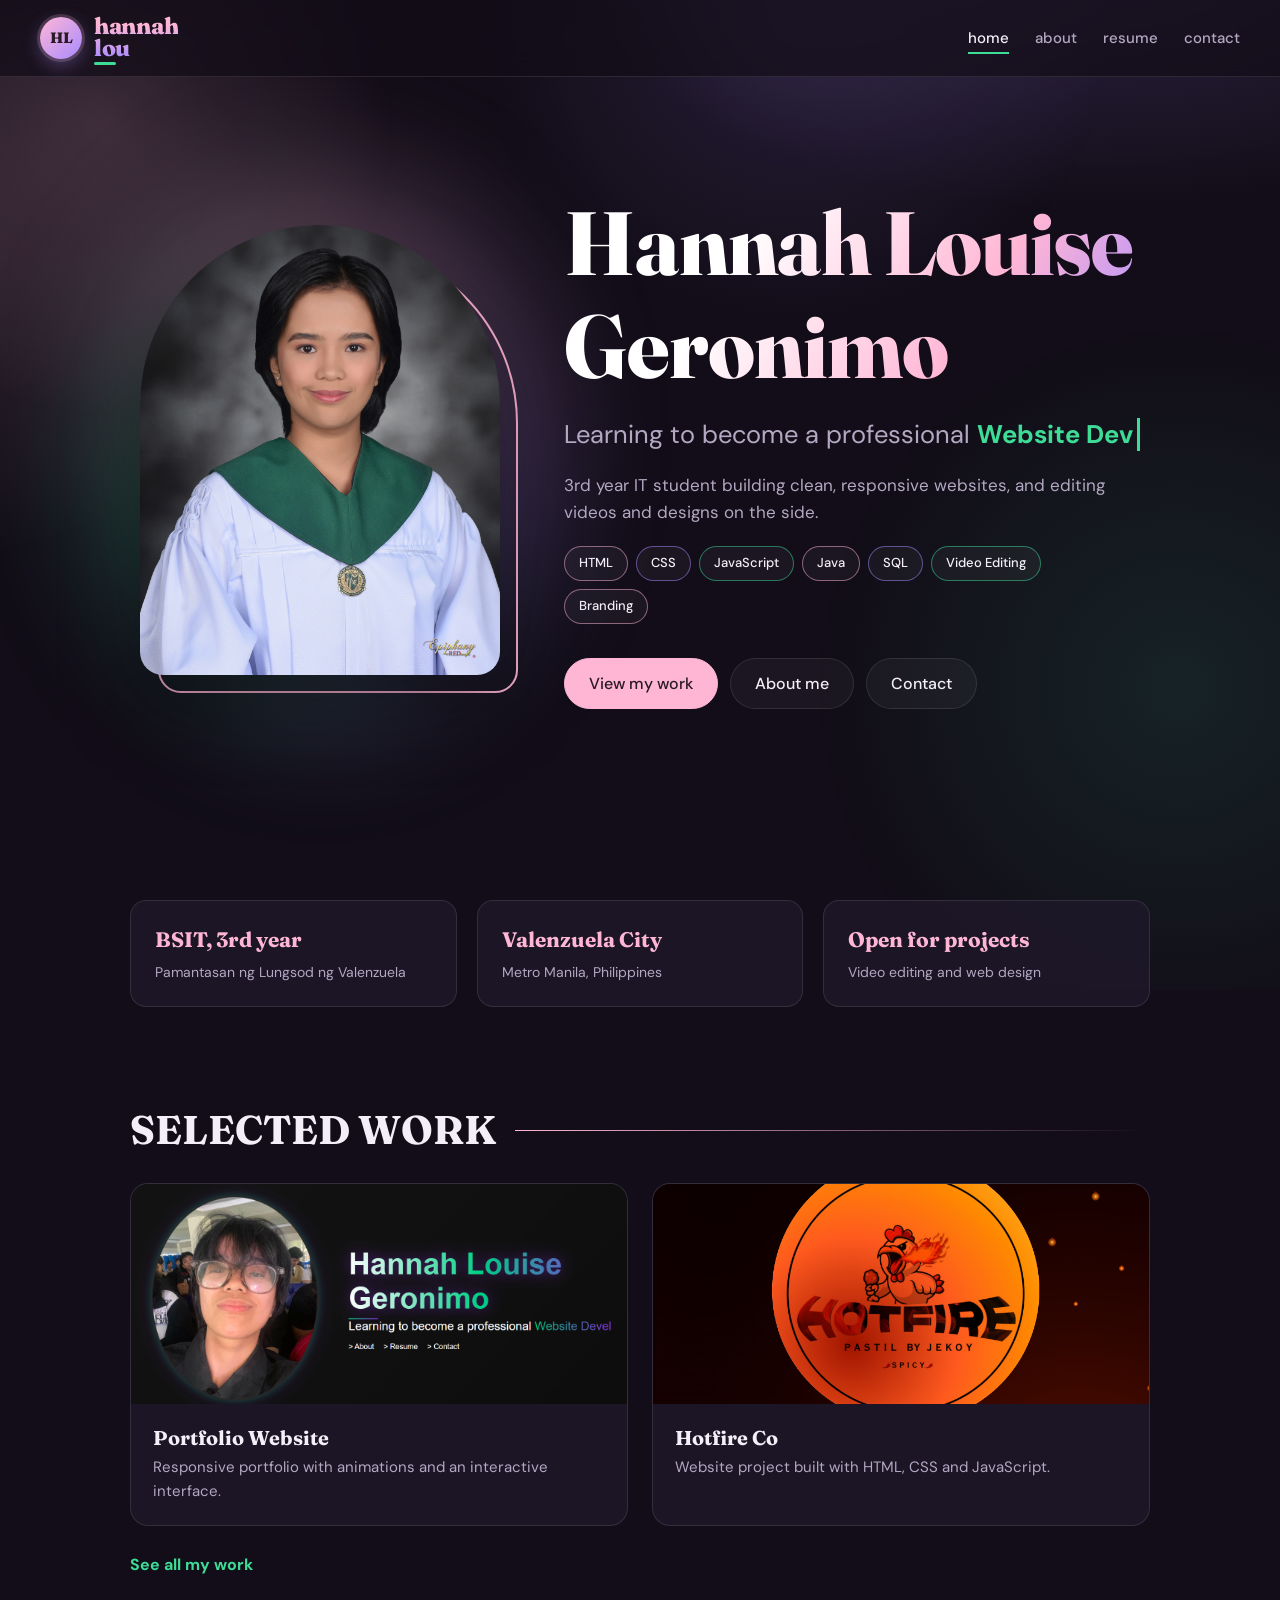
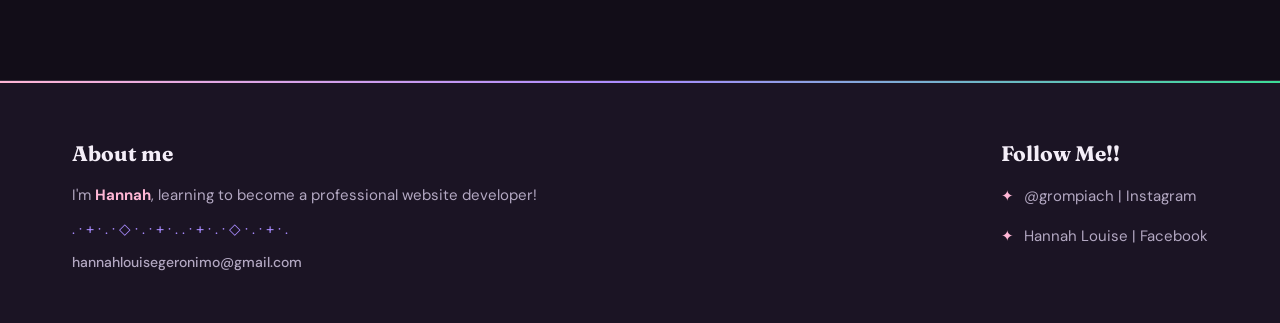
<file: index.html>
<!DOCTYPE html>
<html lang="en">
<head>
<meta charset="UTF-8">
<meta name="viewport" content="width=device-width, initial-scale=1, minimum-scale=1">
<title>Hannah Louise Geronimo | Portfolio</title>
<meta name="description" content="Portfolio of Hannah Louise Geronimo, IT student learning website development, video editing and design.">
<link rel="icon" type="image/png" href="final logo.png">
<link rel="stylesheet" href="style.css?v=3">
</head>
<body>

<header class="navbar">
  <div class="logo">hannah<br>lou</div>
  <nav>
    <a href="index.html" class="active">home</a>
    <a href="about.html">about</a>
    <a href="resume.html">resume</a>
    <a href="contact.html">contact</a>
  </nav>
</header>

<div class="container">
  <div class="image-section">
    <img src="geronimo.jpg" alt="Hannah Louise Geronimo">
  </div>

  <div class="text-section">
    <h1>Hannah Louise <br>Geronimo</h1>
    <p class="subtitle">Learning to become a professional <span>Website Developer</span></p>
    <p class="hero-intro">
      3rd year IT student building clean, responsive websites, and editing videos and designs on the side.
    </p>

    <div class="chips">
      <span>HTML</span><span>CSS</span><span>JavaScript</span><span>Java</span>
      <span>SQL</span><span>Video Editing</span><span>Branding</span>
    </div>

    <div class="nav-links">
      <a href="resume.html#works">View my work</a>
      <a href="about.html">About me</a>
      <a href="contact.html">Contact</a>
    </div>
  </div>
</div>

<section class="facts">
  <div class="fact"><strong>BSIT, 3rd year</strong><span>Pamantasan ng Lungsod ng Valenzuela</span></div>
  <div class="fact"><strong>Valenzuela City</strong><span>Metro Manila, Philippines</span></div>
  <div class="fact"><strong>Open for projects</strong><span>Video editing and web design</span></div>
</section>

<section class="home-works">
  <h2>SELECTED WORK</h2>
  <div class="home-grid">
    <a class="home-card" href="https://hotfireco.online/geronimo/" target="_blank" rel="noopener">
      <img src="polio.png" alt="Portfolio Website">
      <div>
        <h3>Portfolio Website</h3>
        <p>Responsive portfolio with animations and an interactive interface.</p>
      </div>
    </a>
    <a class="home-card" href="https://hotfireco.online" target="_blank" rel="noopener">
      <img src="hotfire.png" alt="Hotfire Co">
      <div>
        <h3>Hotfire Co</h3>
        <p>Website project built with HTML, CSS and JavaScript.</p>
      </div>
    </a>
  </div>
  <a class="see-all" href="resume.html#works">See all my work</a>
</section>

<main></main>

<footer>
  <div class="particle"></div><div class="particle"></div><div class="particle"></div><div class="particle"></div>
  <div class="particle"></div><div class="particle"></div><div class="particle"></div><div class="particle"></div>
  <div class="footer-container">
    <div class="footer-section about-me">
      <h3>About me</h3>
      <p>I'm <span class="name">Hannah</span>, learning to become a professional website developer!</p>
      <p class="decorative-line">.·+·.·◇·.·+·..·+·.·◇·.·+·.</p>
      <p class="email">hannahlouisegeronimo@gmail.com</p>
    </div>
    <div class="footer-section follow-section">
      <h3>Follow Me!!</h3>
      <ul class="social-links">
        <li><a href="https://instagram.com/grompiach" target="_blank" rel="noopener">@grompiach | Instagram</a></li>
        <li><a href="https://www.facebook.com/share/17jAPRznGj/" target="_blank" rel="noopener">Hannah Louise | Facebook</a></li>
      </ul>
    </div>
  </div>
</footer>

<script>
const roleText = document.querySelector(".subtitle span");
if (roleText) {
  const words = ["Website Developer", "IT Student", "Creative Designer", "Future Programmer"];
  const mobileQuery = window.matchMedia("(max-width:768px), (hover:none)");
  let w = 0, c = 0, deleting = false, running = false;

  function type() {
    if (mobileQuery.matches) {
      roleText.textContent = "";
      running = false;
      return;
    }
    running = true;
    const word = words[w];
    roleText.textContent = word.substring(0, deleting ? c-- : c++);
    let speed = deleting ? 60 : 120;
    if (!deleting && c === word.length + 1) { speed = 1400; deleting = true; c = word.length; }
    else if (deleting && c < 0) { deleting = false; c = 0; w = (w + 1) % words.length; }
    setTimeout(type, speed);
  }

  mobileQuery.addEventListener("change", () => {
    if (mobileQuery.matches) roleText.textContent = "";
    else if (!running) { w = 0; c = 0; deleting = false; type(); }
  });

  type();
}

const topButton = document.createElement("button");
topButton.textContent = "↑";
topButton.setAttribute("aria-label", "Back to top");
topButton.className = "to-top";
document.body.appendChild(topButton);
window.addEventListener("scroll", () => {
  topButton.classList.toggle("show", window.scrollY > 300);
});
topButton.addEventListener("click", () => window.scrollTo({ top: 0, behavior: "smooth" }));
</script>
</body>
</html>
</file>
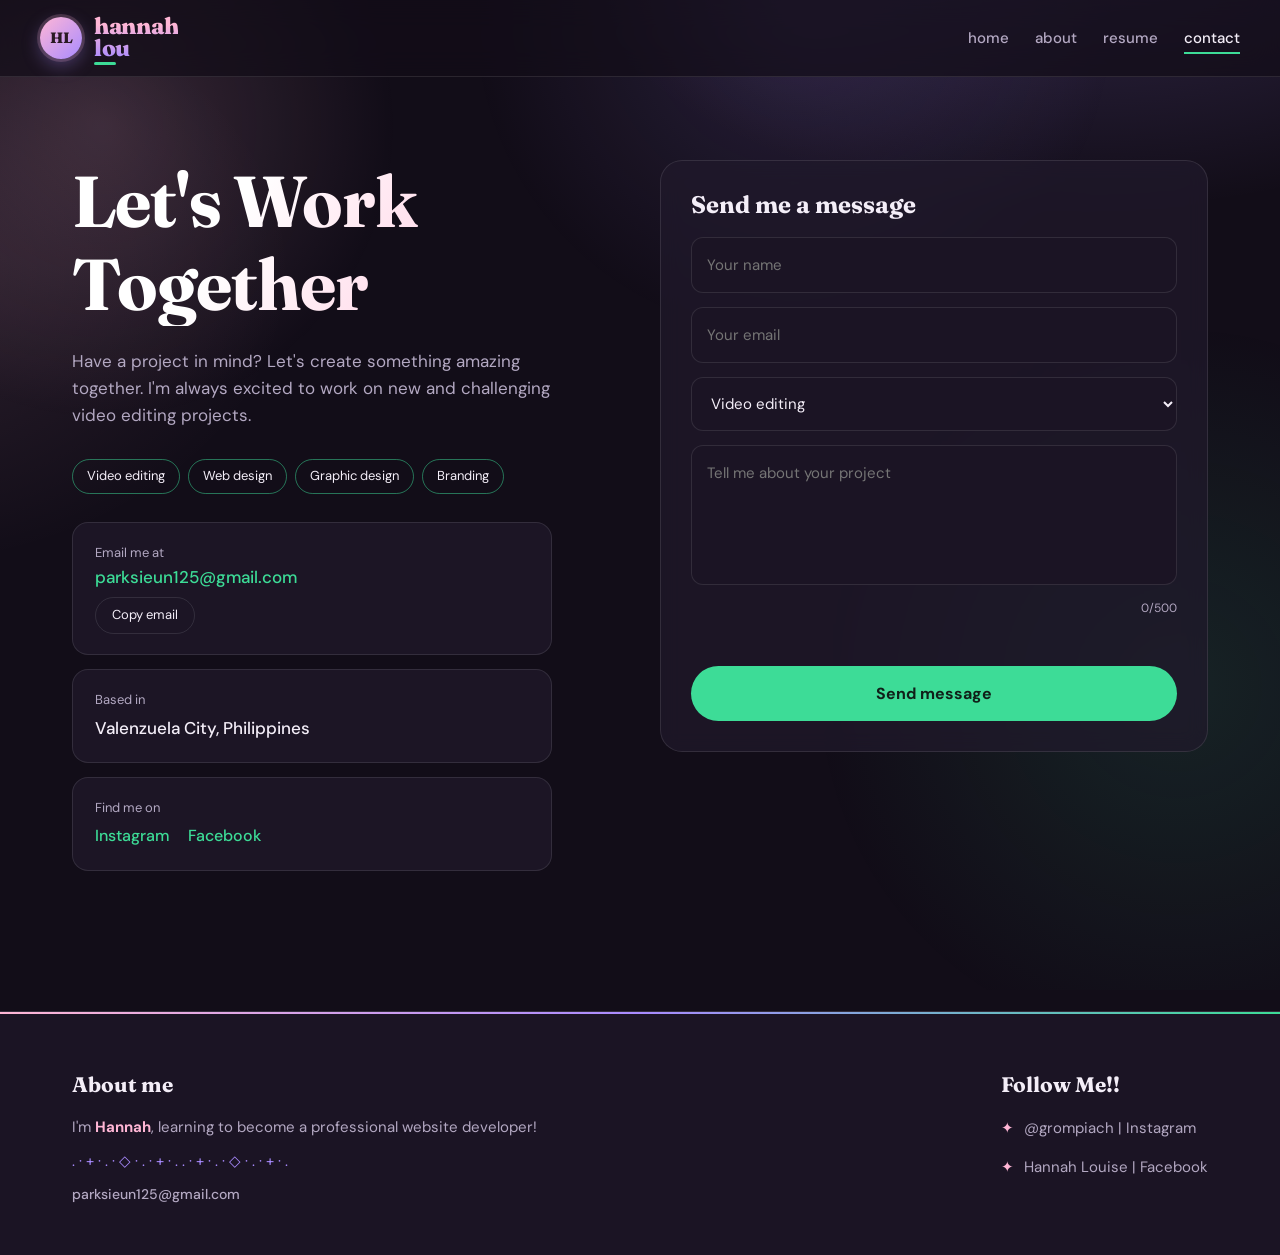
<file: contact.html>
<!DOCTYPE html>
<html lang="en">
<head>
<meta charset="UTF-8">
<meta name="viewport" content="width=device-width, initial-scale=1.0">
<title>Contact | Hannah Louise Geronimo</title>
<link rel="icon" type="image/png" href="final logo.png">
<link rel="stylesheet" href="style.css?v=3">
</head>
<body>

<header class="navbar">
  <div class="logo">hannah<br>lou</div>
  <nav>
    <a href="index.html">home</a>
    <a href="about.html">about</a>
    <a href="resume.html">resume</a>
    <a href="contact.html" class="active">contact</a>
  </nav>
</header>

<section class="contact-section">

  <div class="left">
    <h1>Let's Work<br>Together</h1>
    <p>Have a project in mind? Let's create something amazing together. I'm always excited to work on new and challenging video editing projects.</p>

    <div class="services">
      <span>Video editing</span><span>Web design</span><span>Graphic design</span><span>Branding</span>
    </div>

    <div class="contact-cards">
      <div class="c-card">
        <small>Email me at</small>
        <h2 class="email" id="mailText">parksieun125@gmail.com</h2>
        <button type="button" class="copy-btn" id="copyBtn">Copy email</button>
      </div>
      <div class="c-card">
        <small>Based in</small>
        <strong>Valenzuela City, Philippines</strong>
      </div>
      <div class="c-card">
        <small>Find me on</small>
        <div class="c-links">
          <a href="https://instagram.com/grompiach" target="_blank" rel="noopener">Instagram</a>
          <a href="https://www.facebook.com/share/17jAPRznGj/" target="_blank" rel="noopener">Facebook</a>
        </div>
      </div>
    </div>
  </div>

  <div class="right">
    <form class="contact-form" id="contactForm">
      <h3>Send me a message</h3>

      <input type="hidden" name="_subject" value="New message from your portfolio website">
      <input type="hidden" name="_template" value="table">
      <input type="text" name="_honey" style="display:none" tabindex="-1" autocomplete="off" aria-hidden="true">

      <input type="text" name="name" placeholder="Your name" autocomplete="name" required>
      <input type="email" name="email" placeholder="Your email" autocomplete="email" required>
      <select name="project_type">
        <option value="Video editing">Video editing</option>
        <option value="Web design">Web design</option>
        <option value="Graphic design">Graphic design</option>
        <option value="Other">Something else</option>
      </select>
      <textarea name="message" id="contactMessage" placeholder="Tell me about your project" maxlength="500" required></textarea>
      <div class="counter">0/500</div>

      <p class="form-status" id="formStatus" role="status"></p>
      <button type="submit" id="sendBtn">Send message</button>
    </form>
  </div>

</section>

<main></main>

<footer>
  <div class="particle"></div><div class="particle"></div><div class="particle"></div><div class="particle"></div>
  <div class="particle"></div><div class="particle"></div><div class="particle"></div><div class="particle"></div>
  <div class="footer-container">
    <div class="footer-section about-me">
      <h3>About me</h3>
      <p>I'm <span class="name">Hannah</span>, learning to become a professional website developer!</p>
      <p class="decorative-line">.·+·.·◇·.·+·..·+·.·◇·.·+·.</p>
      <p class="email">parksieun125@gmail.com</p>
    </div>
    <div class="footer-section follow-section">
      <h3>Follow Me!!</h3>
      <ul class="social-links">
        <li><a href="https://instagram.com/grompiach" target="_blank" rel="noopener">@grompiach | Instagram</a></li>
        <li><a href="https://www.facebook.com/share/17jAPRznGj/" target="_blank" rel="noopener">Hannah Louise | Facebook</a></li>
      </ul>
    </div>
  </div>
</footer>

<script>
const MY_EMAIL = "parksieun125@gmail.com";
const textarea = document.getElementById("contactMessage");
const counter = document.querySelector(".counter");

textarea.addEventListener("input", () => {
  counter.textContent = `${textarea.value.length}/500`;
});

document.getElementById("copyBtn").addEventListener("click", async (e) => {
  try {
    await navigator.clipboard.writeText(MY_EMAIL);
    e.target.textContent = "Copied!";
  } catch {
    e.target.textContent = "Press Ctrl+C to copy";
  }
  setTimeout(() => (e.target.textContent = "Copy email"), 2000);
});


const form = document.getElementById("contactForm");
const statusEl = document.getElementById("formStatus");
const sendBtn = document.getElementById("sendBtn");

function say(msg, ok) {
  statusEl.textContent = msg;
  statusEl.className = "form-status " + (ok ? "ok" : "err");
}

form.addEventListener("submit", async (e) => {
  e.preventDefault();
  sendBtn.disabled = true;
  sendBtn.textContent = "Sending...";
  try {
    const res = await fetch("https://formsubmit.co/ajax/parksieun125@gmail.com", {
      method: "POST",
      headers: { "Content-Type": "application/json", "Accept": "application/json" },
      body: JSON.stringify(Object.fromEntries(new FormData(form)))
    });
    const data = await res.json();
    if (data.success === true || data.success === "true") {
      say("Thank you! Your message was sent. I'll get back to you soon.", true);
      form.reset();
      counter.textContent = "0/500";
    } else {
      say("Sorry, something went wrong" + (data.message ? " (" + data.message + ")" : "") + ". Please email me directly.", false);
    }
  } catch {
    say("Network error. Please try again or email me directly.", false);
  }
  sendBtn.disabled = false;
  sendBtn.textContent = "Send message";
});
</script>
</body>
</html>
</file>
<file: style.css>
@import url('https://fonts.googleapis.com/css2?family=DM+Sans:wght@400;500;700&family=Fraunces:ital,opsz,wght@0,9..144,600;0,9..144,800;1,9..144,500&display=swap');

:root{
  --bg:#120d18;
  --bg-2:#1b1424;
  --card:#211a2c;
  --line:rgba(255,255,255,.1);
  --text:#f4eef8;
  --muted:#b3a8c2;
  --pink:#ffb6d5;
  --mint:#3ddc97;
  --lav:#a98bff;
  --display:'Fraunces',Georgia,serif;
  --body:'DM Sans','Segoe UI',sans-serif;
  --glow:0 0 0 1px rgba(61,220,151,.5),0 12px 40px rgba(61,220,151,.18);
}

*{margin:0;padding:0;box-sizing:border-box}
html{scroll-behavior:smooth}
body{
  font-family:var(--body);
  color:var(--text);
  background:
    radial-gradient(900px 500px at 85% -10%,rgba(169,139,255,.22),transparent 60%),
    radial-gradient(700px 500px at -10% 30%,rgba(255,182,213,.12),transparent 60%),
    var(--bg);
  background-attachment:fixed;
  min-height:100vh;
  display:flex;
  flex-direction:column;
  line-height:1.6;
  overflow-x:hidden;
}
main{flex:1}
img{max-width:100%}
a{color:inherit}
h1,h2,h3{font-family:var(--display);line-height:1.15}
:focus-visible{outline:2px solid var(--mint);outline-offset:3px}
::selection{background:var(--pink);color:#222}


.navbar{
  position:fixed;top:0;left:0;width:100%;z-index:1000;
  display:flex;justify-content:space-between;align-items:center;
  padding:16px 60px;
  background:rgba(18,13,24,.72);
  backdrop-filter:blur(14px);
  border-bottom:1px solid var(--line);
}
.logo{font-family:var(--display);font-size:24px;font-weight:800;line-height:1;color:var(--pink)}
nav a{
  margin:0 0 0 28px;color:var(--muted);text-decoration:none;
  font-weight:500;font-size:15px;padding-bottom:4px;
  border-bottom:2px solid transparent;transition:.25s;
}
nav a:hover,nav a.active{color:var(--text);border-color:var(--mint)}


.container{
  display:flex;align-items:center;justify-content:center;
  min-height:100vh;gap:clamp(40px,7vw,110px);padding:40px;
}
.image-section{position:relative}
.image-section::before{
  content:"";position:absolute;inset:18px -18px -18px 18px;
  border:2px solid var(--pink);border-radius:220px 220px 28px 28px;
}
.image-section img{
  position:relative;display:block;
  width:400px;height:500px;object-fit:cover;
  border-radius:220px 220px 28px 28px;
  box-shadow:0 30px 70px rgba(0,0,0,.5);
}
.text-section h1{font-size:clamp(48px,7vw,92px);font-weight:800;letter-spacing:-1px}
.subtitle{font-size:clamp(18px,2vw,26px);margin-top:18px;color:var(--muted)}
.subtitle span{
  color:var(--mint);font-weight:700;
  border-right:3px solid var(--mint);padding-right:4px;
  animation:blink .8s step-end infinite;
}
@keyframes blink{50%{border-color:transparent}}
.nav-links{margin-top:34px;display:flex;flex-wrap:wrap;gap:12px}
.nav-links a{
  text-decoration:none;color:var(--text);font-weight:500;
  padding:12px 24px;border:1px solid var(--line);border-radius:40px;
  background:rgba(255,255,255,.04);transition:.25s;
}
.nav-links a:first-child{background:var(--pink);color:#2a1a24;border-color:var(--pink)}
.nav-links a:hover{box-shadow:var(--glow);translate:0 -3px}


.about h2,.interests h2,.skills h2,.testimonials h2,.demo-reel h2{
  font-size:clamp(28px,3.4vw,40px);margin-bottom:34px;color:var(--text);
  display:flex;align-items:center;gap:18px;
}
.about h2::after,.interests h2::after,.skills h2::after,.testimonials h2::after,.demo-reel h2::after{
  content:"";flex:1;height:1px;background:linear-gradient(90deg,var(--pink),transparent);
}


.about{max-width:1200px;margin:0 auto;padding:150px 40px 40px}
.about-container{display:flex;gap:56px;align-items:flex-start}
.image img{
  width:330px;border-radius:200px 200px 24px 24px;display:block;
  box-shadow:14px 14px 0 var(--pink);transition:.4s;
}
.image img:hover{box-shadow:18px 18px 0 var(--mint)}
.text{max-width:720px}
.text h3{color:var(--mint);font-size:26px;margin-bottom:14px}
.intro{color:var(--text);font-size:18px;margin-bottom:24px}
.info{
  display:grid;grid-template-columns:1fr 1fr;gap:12px 28px;
  padding:22px;margin-bottom:24px;
  background:var(--card);border:1px solid var(--line);border-radius:16px;
}
.info span{color:var(--pink);font-weight:700}
.story{color:var(--muted);max-width:68ch}

.interests,.skills{max-width:1200px;margin:70px auto;padding:20px 40px}
.interest-container{display:grid;grid-template-columns:repeat(3,1fr);gap:22px}
.interest-box{
  background:var(--card);border:1px solid var(--line);border-radius:16px;
  min-height:92px;padding:20px;display:flex;align-items:center;justify-content:center;gap:16px;
  font-weight:700;letter-spacing:.5px;font-size:14px;color:var(--text);
  transition:background .3s,box-shadow .3s,translate .3s;cursor:default;
}
.interest-box img{width:38px;height:38px;object-fit:contain}
.interest-box:hover{background:var(--mint);color:#102019;box-shadow:var(--glow);translate:0 -8px}


.skills-container{display:flex;gap:70px}
.skill-group{flex:1}
.skill{margin-bottom:26px}
.skill p{display:flex;justify-content:space-between;margin-bottom:8px;font-weight:700;font-size:14px;letter-spacing:.5px}
.skill p span{color:var(--mint)}
.bar{width:100%;height:10px;background:rgba(255,255,255,.09);border-radius:10px;overflow:hidden}
.progress{height:100%;border-radius:10px;background:linear-gradient(90deg,var(--lav),var(--mint))}
.html{width:70%}.css{width:30%}.java{width:50%}.web{width:40%}
.video{width:60%}.branding{width:40%}.database{width:30%}.networking{width:50%}


.testimonials{max-width:1300px;margin:0 auto;padding:60px 40px}
.testimonial-row{
  display:flex;gap:26px;overflow-x:auto;scroll-snap-type:x mandatory;
  padding:6px 4px 22px;scrollbar-width:thin;scrollbar-color:var(--mint) transparent;
}
.testimonial-card{
  scroll-snap-align:start;flex:0 0 min(380px,86%);
  background:var(--card);border:1px solid var(--line);border-radius:18px;
  padding:30px;display:flex;flex-direction:column;
}
.quote,.quotes{font-family:var(--display);font-size:44px;line-height:.8;color:var(--pink)}
.quotes{align-self:flex-end}
.testimonial-card p{font-size:15px;color:#e3dbeb;line-height:1.75;flex:1}
.profile{display:flex;align-items:center;gap:14px;margin-top:18px;padding-top:18px;border-top:1px solid var(--line)}
.profile img{width:52px;height:52px;border-radius:50%;object-fit:cover;border:2px solid var(--pink)}
.profile h4{font-size:15px}
.profile p{font-size:12.5px;color:var(--muted);letter-spacing:0;flex:none}


.demo-reel{max-width:1100px;margin:0 auto;padding:60px 40px 90px}
.demo-text{color:var(--muted);margin:-14px 0 28px;font-size:17px}
.video-frame{
  padding:14px;background:var(--card);border:1px solid var(--line);
  border-radius:20px;box-shadow:0 30px 70px rgba(0,0,0,.45);
}
.video-frame video{width:100%;border-radius:12px;display:block}


.containers{max-width:1100px;margin:130px auto 40px;padding:0 30px}
.section-titles{color:var(--pink);font-family:var(--body);font-size:14px;letter-spacing:2px;margin-bottom:14px}
.cards{
  background:var(--card);border:1px solid var(--line);border-radius:22px;
  padding:clamp(24px,4vw,48px);transition:box-shadow .4s;
}
.cards:hover{box-shadow:var(--glow)}
.cards h1{font-size:34px;margin-bottom:34px}
.contents{display:flex;gap:60px}
.timelines{flex:2;border-left:2px solid var(--line);padding-left:36px;position:relative}
.items{margin-bottom:40px;position:relative}
.items h3{font-size:19px}
.dots{
  position:absolute;left:-46px;top:6px;width:18px;height:18px;border-radius:50%;
  background:var(--mint);box-shadow:0 0 0 5px rgba(61,220,151,.2);
}
.dates{display:inline-block;margin:10px 0;padding:5px 12px;border-radius:30px;font-size:12px;font-weight:700;background:rgba(255,182,213,.15);color:var(--pink)}
.courses{font-style:italic;color:var(--muted);margin-bottom:8px}
.timelines ul,.experiences ul,.certificate-list ul{margin-left:20px;color:var(--muted)}
.timelines li,.experiences li{margin-bottom:10px}
.experiences{flex:1;padding-left:30px;border-left:2px solid var(--line)}
.experiences h3{font-size:19px;margin-bottom:12px}
.green-dots{display:inline-block;width:14px;height:14px;border-radius:50%;background:var(--mint);margin-right:10px}
.certificate-heading{margin:60px 0 24px}
.certificate-img{width:420px;display:block;border-radius:12px;margin-bottom:16px;cursor:pointer;transition:.35s}
.certificate-img:hover{box-shadow:0 14px 40px rgba(169,139,255,.45);translate:0 -8px}
.certificate-sub{font-style:italic;color:var(--pink);margin-bottom:22px}
.certificate-list{position:relative;border-left:2px solid var(--mint);padding-left:30px}
.certificate-dot{position:absolute;left:-9px;top:6px;width:16px;height:16px;border-radius:50%;background:var(--mint)}
.certificate-list li{margin-bottom:12px}

.works-section{max-width:1100px;margin:40px auto 90px;padding:0 30px}
.works-section .work-card{
  background:var(--card)!important;border:1px solid var(--line)!important;border-radius:18px!important;
}
.works-section .work-card:hover{box-shadow:var(--glow)!important}
.works-section .work-info p{color:var(--muted)!important}


.contact-section{
  display:flex;justify-content:space-between;align-items:center;gap:60px;
  max-width:1200px;margin:0 auto;padding:170px 40px 90px;min-height:80vh;
}
.left{flex:1}
.left h1{font-size:clamp(44px,6vw,72px);margin-bottom:22px;letter-spacing:-1px}
.left p{color:var(--muted);max-width:480px;margin-bottom:30px;font-size:17px}
.email-label{display:block;color:var(--muted);margin-bottom:6px;font-size:14px}
.email{color:var(--mint);font-size:18px;font-family:var(--body);font-weight:500;overflow-wrap:anywhere}
.right{flex:1;max-width:520px}
.contact-form{
  background:var(--card);border:1px solid var(--line);border-radius:22px;
  padding:30px;display:flex;flex-direction:column;gap:14px;
}
.contact-form input,.contact-form textarea{
  width:100%;background:var(--bg-2);border:1px solid var(--line);border-radius:12px;
  padding:15px;color:var(--text);font:inherit;font-size:15px;outline:none;transition:.25s;
}
.contact-form input:focus,.contact-form textarea:focus{border-color:var(--mint);box-shadow:0 0 0 3px rgba(61,220,151,.18)}
.contact-form textarea{height:140px;resize:none}
.counter{text-align:right;color:var(--muted);font-size:12px}
.contact-form button{
  background:var(--mint);color:#102019;border:none;padding:15px;border-radius:40px;
  font:inherit;font-weight:700;cursor:pointer;transition:.3s;
}
.contact-form button:hover{box-shadow:var(--glow);translate:0 -2px}


footer{
  margin-top:60px;padding:60px 0 40px;position:relative;
  background:var(--bg-2);border-top:1px solid var(--line);
}
footer::before{
  content:"";position:absolute;top:-1px;left:0;right:0;height:3px;
  background:linear-gradient(90deg,var(--pink),var(--lav),var(--mint));
}
.particle{display:none}
.footer-container{max-width:1200px;margin:0 auto;padding:0 40px;display:flex;justify-content:space-between;gap:60px}
.footer-section h3{font-size:21px;margin-bottom:18px}
.about-me p{color:var(--muted);margin-bottom:10px;font-size:15px}
.about-me .name{color:var(--pink);font-weight:700}
.decorative-line{color:var(--lav)!important;letter-spacing:4px}
footer .email{font-size:14px;color:var(--muted)}
.social-links{list-style:none}
.social-links li{margin-bottom:14px}
.social-links a{color:var(--muted);text-decoration:none;display:inline-flex;gap:10px;font-size:15px;transition:.3s}
.social-links a::before{content:'✦';color:var(--pink);transition:transform .3s}
.social-links a:hover{color:var(--text);translate:6px 0}
.social-links a:hover::before{transform:rotate(180deg);color:var(--mint)}



body::before{
  content:"";position:fixed;inset:-10%;z-index:-1;pointer-events:none;
  background:
    radial-gradient(420px 420px at 15% 20%,rgba(255,182,213,.16),transparent 70%),
    radial-gradient(520px 520px at 85% 72%,rgba(61,220,151,.11),transparent 70%),
    radial-gradient(460px 460px at 60% 10%,rgba(169,139,255,.14),transparent 70%);
  animation:drift 18s ease-in-out infinite alternate;
}
@keyframes drift{to{transform:translate3d(40px,-30px,0) scale(1.08)}}


@supports (animation-timeline:scroll()){
  body::after{
    content:"";position:fixed;top:0;left:0;right:0;height:3px;z-index:2000;
    background:linear-gradient(90deg,var(--pink),var(--lav),var(--mint));
    transform-origin:left;transform:scaleX(0);
    animation:progress linear both;animation-timeline:scroll(root);
  }
  @keyframes progress{to{transform:scaleX(1)}}
}


::-webkit-scrollbar{width:10px;height:8px}
::-webkit-scrollbar-track{background:var(--bg)}
::-webkit-scrollbar-thumb{background:linear-gradient(var(--pink),var(--lav));border-radius:10px}


.image-section{isolation:isolate}
.image-section::after{
  content:"";position:absolute;inset:-30px;z-index:-1;border-radius:50%;
  background:conic-gradient(from 0deg,var(--pink),var(--lav),var(--mint),var(--pink));
  filter:blur(70px);opacity:.38;animation:spin 16s linear infinite;
}
@keyframes spin{to{transform:rotate(360deg)}}
.image-section img{animation:float 6s ease-in-out infinite}
@keyframes float{50%{transform:translateY(-12px)}}
.text-section h1{
  background:linear-gradient(120deg,#fff 30%,var(--pink) 70%,var(--lav));
  -webkit-background-clip:text;background-clip:text;
  -webkit-text-fill-color:transparent;color:transparent;
}
.text-section h1,.subtitle,.nav-links{animation:rise .9s cubic-bezier(.2,.8,.2,1) both}
.subtitle{animation-delay:.15s}
.nav-links{animation-delay:.3s}
@keyframes rise{from{opacity:0;translate:0 26px}}


.interest-box,.testimonial-card,.info,.contact-form,.cards,.video-frame{
  background:rgba(33,26,44,.72);
  backdrop-filter:blur(10px);
  -webkit-backdrop-filter:blur(10px);
}
.testimonial-card{transition:translate .3s,border-color .3s,box-shadow .3s}
.testimonial-card:hover{translate:0 -8px;border-color:var(--pink);box-shadow:0 18px 40px rgba(255,182,213,.14)}


.progress{
  transform-origin:left;
  background:linear-gradient(90deg,var(--lav),var(--mint),var(--lav));
  background-size:200% 100%;
  animation:grow 1.6s cubic-bezier(.2,.8,.2,1) both,shimmer 4s linear infinite;
}
@keyframes grow{from{transform:scaleX(0)}}
@keyframes shimmer{to{background-position:-200% 0}}


.nav-links a,.contact-form button{position:relative;overflow:hidden}
.nav-links a::after,.contact-form button::after{
  content:"";position:absolute;top:0;left:-120%;width:60%;height:100%;
  background:linear-gradient(100deg,transparent,rgba(255,255,255,.35),transparent);
  transform:skewX(-20deg);transition:left .6s;
}
.nav-links a:hover::after,.contact-form button:hover::after{left:140%}


.image img{transition:box-shadow .4s,rotate .4s}
.image img:hover{rotate:-2deg}


.dots{animation:pulse 2.4s ease-out infinite}
@keyframes pulse{70%{box-shadow:0 0 0 12px rgba(61,220,151,0)}}

footer{overflow:hidden}
.particle{display:block;position:absolute;bottom:-10px;width:6px;height:6px;border-radius:50%;
  background:var(--pink);opacity:0;animation:rise-up 9s linear infinite}
.particle:nth-child(1){left:8%;animation-delay:0s}
.particle:nth-child(2){left:19%;animation-delay:2s;background:var(--mint)}
.particle:nth-child(3){left:30%;animation-delay:4.5s}
.particle:nth-child(4){left:41%;animation-delay:1s;background:var(--lav)}
.particle:nth-child(5){left:52%;animation-delay:6s}
.particle:nth-child(6){left:63%;animation-delay:3s;background:var(--mint)}
.particle:nth-child(7){left:74%;animation-delay:7s;background:var(--lav)}
.particle:nth-child(8){left:88%;animation-delay:5s}
@keyframes rise-up{10%{opacity:.8}100%{transform:translateY(-220px);opacity:0}}



.hero-intro{max-width:46ch;color:var(--muted);margin-top:16px;font-size:17px;animation:rise .9s .2s cubic-bezier(.2,.8,.2,1) both}
.chips{display:flex;flex-wrap:wrap;gap:8px;margin-top:20px;max-width:520px}
.chips span{padding:6px 14px;border-radius:30px;font-size:13px;font-weight:500;color:var(--text);background:rgba(255,255,255,.04);border:1px solid var(--line);transition:.25s}
.chips span:nth-child(3n+1){border-color:rgba(255,182,213,.5)}
.chips span:nth-child(3n+2){border-color:rgba(169,139,255,.5)}
.chips span:nth-child(3n){border-color:rgba(61,220,151,.5)}
.chips span:hover{background:rgba(255,255,255,.1);translate:0 -3px}

.facts{max-width:1100px;margin:0 auto;padding:0 40px;display:grid;grid-template-columns:repeat(3,1fr);gap:20px}
.fact{padding:22px 24px;border-radius:16px;background:rgba(33,26,44,.72);border:1px solid var(--line)}
.fact strong{display:block;font-family:var(--display);font-size:21px;color:var(--pink);margin-bottom:2px}
.fact span{color:var(--muted);font-size:14px}

.home-works{max-width:1100px;margin:100px auto 40px;padding:0 40px}
.home-works h2{font-size:clamp(28px,3.4vw,40px);margin-bottom:30px;display:flex;align-items:center;gap:18px}
.home-works h2::after{content:"";flex:1;height:1px;background:linear-gradient(90deg,var(--pink),transparent)}
.home-grid{display:grid;grid-template-columns:repeat(2,1fr);gap:24px}
.home-card{display:block;text-decoration:none;border-radius:18px;overflow:hidden;background:rgba(33,26,44,.72);border:1px solid var(--line);transition:translate .3s,box-shadow .3s}
.home-card:hover{translate:0 -8px;box-shadow:var(--glow)}
.home-card img{width:100%;height:220px;object-fit:cover;display:block}
.home-card div{padding:22px}
.home-card h3{font-size:20px;margin-bottom:6px}
.home-card p{color:var(--muted);font-size:15px}
.see-all{display:inline-block;margin-top:26px;color:var(--mint);font-weight:700;text-decoration:none;border-bottom:2px solid transparent;transition:.25s}
.see-all:hover{border-color:var(--mint)}

.to-top{position:fixed;right:28px;bottom:28px;width:48px;height:48px;border:none;border-radius:50%;background:var(--mint);color:#102019;font-size:22px;font-weight:700;cursor:pointer;z-index:999;opacity:0;pointer-events:none;translate:0 12px;transition:.3s}
.to-top.show{opacity:1;pointer-events:auto;translate:0 0}
.to-top:hover{box-shadow:var(--glow)}


.reveal{opacity:0;translate:0 30px;transition:opacity .8s,translate .8s cubic-bezier(.2,.8,.2,1)}
.reveal.in{opacity:1;translate:0 0}

.about-cta{display:flex;flex-wrap:wrap;gap:12px;margin-top:6px}
.btn-primary,.btn-ghost{text-decoration:none;font-weight:700;padding:13px 26px;border-radius:40px;transition:.25s}
.btn-primary{background:var(--pink);color:#2a1a24}
.btn-ghost{border:1px solid var(--line);color:var(--text)}
.btn-primary:hover,.btn-ghost:hover{box-shadow:var(--glow);translate:0 -3px}

.journey,.what-i-do{max-width:1100px;margin:70px auto;padding:20px 40px}
.journey h2,.what-i-do h2{font-size:clamp(28px,3.4vw,40px);margin-bottom:14px;display:flex;align-items:center;gap:18px}
.journey h2::after,.what-i-do h2::after{content:"";flex:1;height:1px;background:linear-gradient(90deg,var(--pink),transparent)}
.section-lead{color:var(--muted);margin-bottom:36px;font-size:17px}
.journey-line{border-left:2px solid var(--line);padding-left:38px;margin-left:8px}
.step{position:relative;margin-bottom:34px;max-width:680px}
.step .dots{left:-48px;top:6px}
.step h3{font-size:20px;margin-bottom:6px}
.step p{color:var(--muted)}
.step:last-child .dots{background:var(--pink);box-shadow:0 0 0 5px rgba(255,182,213,.2)}

.do-grid{display:grid;grid-template-columns:repeat(3,1fr);gap:22px;margin-top:30px}
.do-card{padding:28px;border-radius:18px;background:rgba(33,26,44,.72);border:1px solid var(--line);transition:translate .3s,border-color .3s}
.do-card:hover{translate:0 -8px;border-color:var(--mint)}
.do-card h3{font-size:20px;margin-bottom:8px;color:var(--pink)}
.do-card p{color:var(--muted);font-size:15px}


.contact-section{align-items:flex-start;padding-top:150px}
.left h1{background:linear-gradient(120deg,#fff 30%,var(--pink));-webkit-background-clip:text;background-clip:text;-webkit-text-fill-color:transparent}
.services{display:flex;flex-wrap:wrap;gap:8px;margin-bottom:28px}
.services span{padding:6px 14px;border-radius:30px;font-size:13px;border:1px solid rgba(61,220,151,.5);color:var(--text)}
.contact-cards{display:grid;gap:14px;max-width:480px}
.c-card{padding:20px 22px;border-radius:16px;background:rgba(33,26,44,.72);border:1px solid var(--line);transition:border-color .3s}
.c-card:hover{border-color:var(--pink)}
.c-card small{display:block;color:var(--muted);margin-bottom:4px;font-size:13px}
.c-card strong{font-weight:500;font-size:17px}
.c-card .email{font-size:17px;margin-bottom:10px}
.copy-btn{background:none;border:1px solid var(--line);color:var(--text);padding:7px 16px;border-radius:30px;font:inherit;font-size:13px;cursor:pointer;transition:.25s}
.copy-btn:hover{border-color:var(--mint);color:var(--mint)}
.c-links{display:flex;gap:18px}
.c-links a{color:var(--mint);text-decoration:none;font-weight:500;border-bottom:2px solid transparent;transition:.25s}
.c-links a:hover{border-color:var(--mint)}
.contact-form h3{font-size:24px;margin-bottom:4px}
.contact-form select{
  width:100%;background:var(--bg-2);border:1px solid var(--line);border-radius:12px;
  padding:15px;color:var(--text);font:inherit;font-size:15px;outline:none;cursor:pointer;transition:.25s;
}
.contact-form select:focus{border-color:var(--mint);box-shadow:0 0 0 3px rgba(61,220,151,.18)}
.form-status{min-height:20px;font-size:14px}
.form-status.ok{color:var(--mint)}
.form-status.err{color:#ff8fa3}
.form-note{color:var(--muted);font-size:12.5px;text-align:center}


.resume-top{
  max-width:1100px;margin:130px auto 0;padding:0 30px;
  display:flex;justify-content:space-between;align-items:flex-end;gap:30px;flex-wrap:wrap;
}
.resume-top h1{font-size:clamp(34px,5vw,56px);letter-spacing:-1px;margin-bottom:10px;
  background:linear-gradient(120deg,#fff 30%,var(--pink));-webkit-background-clip:text;background-clip:text;-webkit-text-fill-color:transparent}
.resume-top p{color:var(--muted);font-size:17px}
.resume-top .chips{margin-top:16px}
.resume-actions{display:flex;gap:12px;flex-wrap:wrap}
.resume-actions button{border:none;font:inherit;font-weight:700;cursor:pointer}
.resume-top + .containers{margin-top:40px}

.works-title{font-size:clamp(32px,4vw,46px);margin-bottom:8px}
.works-subtitle{color:var(--muted);margin-bottom:26px}
.filters{display:flex;gap:10px;flex-wrap:wrap;margin-bottom:28px}
.filters button{
  background:rgba(255,255,255,.04);color:var(--text);border:1px solid var(--line);
  padding:9px 20px;border-radius:30px;font:inherit;font-size:14px;cursor:pointer;transition:.25s;
}
.filters button:hover{border-color:var(--pink)}
.filters button.on{background:var(--pink);color:#2a1a24;border-color:var(--pink);font-weight:700}

.works-container{display:grid;grid-template-columns:repeat(3,1fr);gap:24px}
.work-card{
  display:flex;flex-direction:column;overflow:hidden;text-decoration:none;color:var(--text);
  background:rgba(33,26,44,.72);border:1px solid var(--line);border-radius:18px;
  transition:opacity .8s,translate .3s,box-shadow .3s;
}
.work-card[hidden]{display:none}
.work-card.in:hover{translate:0 -8px}
.work-card img{width:100%;height:200px;object-fit:cover;display:block;transition:scale .5s}
.work-card{overflow:hidden}
.work-card:hover img{scale:1.06}
.work-info{padding:20px;display:flex;flex-direction:column;gap:8px;flex:1}
.work-info h2{font-size:19px;margin:0}
.work-info p{color:var(--muted);font-size:14px;line-height:1.6;margin:0;flex:1}
.tags{display:flex;flex-wrap:wrap;gap:6px;margin-top:6px}
.tags span{font-size:12px;padding:3px 10px;border-radius:20px;background:rgba(61,220,151,.12);color:var(--mint)}


.work-card[data-cat="design"]{cursor:zoom-in}
.work-card[data-cat="design"] .work-info::after{
  content:"Click to view";font-size:12px;color:var(--pink);margin-top:2px;
}
.lightbox{
  position:fixed;inset:0;z-index:3000;display:flex;align-items:center;justify-content:center;
  background:rgba(10,6,16,.92);backdrop-filter:blur(8px);
  animation:lbIn .25s ease both;
}
.lightbox[hidden]{display:none}
@keyframes lbIn{from{opacity:0}}
.lightbox figure{max-width:min(92vw,1100px);text-align:center}
.lightbox img{
  max-width:100%;max-height:80vh;border-radius:14px;
  box-shadow:0 30px 80px rgba(0,0,0,.6);animation:lbPop .3s cubic-bezier(.2,.8,.2,1) both;
}
@keyframes lbPop{from{opacity:0;scale:.94}}
.lightbox figcaption{margin-top:14px;color:var(--muted);font-size:14px}
.lb-close,.lb-nav{
  position:absolute;background:rgba(255,255,255,.08);color:var(--text);border:1px solid var(--line);
  border-radius:50%;width:48px;height:48px;font-size:28px;line-height:1;cursor:pointer;transition:.25s;
}
.lb-close{top:22px;right:22px}
.lb-nav{top:50%;translate:0 -50%}
.lb-prev{left:22px}
.lb-next{right:22px}
.lb-close:hover,.lb-nav:hover{background:var(--pink);color:#2a1a24;border-color:var(--pink)}



.logo{
  position:relative;
  padding-left:54px;
  font-family:var(--display);
  font-size:23px;
  font-weight:800;
  line-height:.95;
  letter-spacing:-.3px;
  background:linear-gradient(180deg,var(--pink) 20%,var(--lav) 100%);
  -webkit-background-clip:text;background-clip:text;
  -webkit-text-fill-color:transparent;color:transparent;
  cursor:default;
}

.logo::before{
  content:"HL";
  position:absolute;left:0;top:50%;translate:0 -50%;
  width:42px;height:42px;border-radius:50%;
  display:grid;place-items:center;
  font-size:15px;font-weight:800;letter-spacing:0;
  background:linear-gradient(135deg,var(--pink),var(--lav));
  -webkit-text-fill-color:#2a1a24;color:#2a1a24;
  box-shadow:0 0 0 3px rgba(255,182,213,.18),0 6px 18px rgba(169,139,255,.35);
  transition:rotate .5s cubic-bezier(.2,.8,.2,1),box-shadow .3s;
}

.logo::after{
  content:"";position:absolute;left:54px;bottom:-5px;
  width:22px;height:3px;border-radius:3px;background:var(--mint);
  transition:width .4s cubic-bezier(.2,.8,.2,1);
}
.logo:hover::before{rotate:-12deg;box-shadow:0 0 0 3px rgba(61,220,151,.3),0 8px 22px rgba(61,220,151,.35)}
.logo:hover::after{width:62px}



.reveal{animation:revealFallback .8s 1.2s both}

.container>*,
.about-container>*,
.contents>*,
.skills-container>*,
.contact-section>*,
.footer-container>*,
.resume-top>*{min-width:0;max-width:100%}
h1,h2,h3,h4,p,li,.email,.subtitle{overflow-wrap:anywhere}
img,video{max-width:100%;height:auto}
.image-section img{height:auto;aspect-ratio:4/5}
.image-section{max-width:100%}

main,.about,.journey,.what-i-do,.interests,.skills,.testimonials,.demo-reel,
.containers,.works-section,.resume-top,.facts,.home-works,.contact-section{width:100%;min-width:0}
.testimonial-row{max-width:100%}
html{overflow-x:clip}
iframe,embed,object,svg,canvas,table,pre{max-width:100%}
body>*{max-width:100%}

main,footer,.navbar{overflow-x:clip}

@media (max-width:768px){
  .container{align-items:center}
  .image-section{align-self:center}
  .text-section{width:100%}
  .text-section h1{font-size:clamp(34px,10vw,56px)}
  .image-section::before{inset:14px -10px -14px 10px}
  .chips,.hero-intro{max-width:100%}
}


@media (min-width:1600px){
  .about,.interests,.skills,.contact-section,.footer-container{max-width:1400px}
  .testimonials{max-width:1500px}
  .demo-reel,.containers,.works-section,.resume-top,.facts,.home-works,.journey,.what-i-do{max-width:1280px}
  .image-section img{width:440px;height:550px}
  .navbar{padding:18px 90px}
}



@media (max-width:1280px){
  .navbar{padding:16px 40px}
  nav a{margin-left:22px}

  .container{gap:clamp(36px,5vw,70px);padding:40px 32px}
  .image-section img{width:360px;height:450px}

  .about{padding:140px 32px 40px}
  .about-container{gap:40px}
  .image img{width:290px}

  .interests,.skills{padding:20px 32px}
  .skills-container{gap:50px}

  .testimonials{padding:60px 32px}
  .demo-reel{padding:60px 32px 90px}

  .contents{gap:40px}
  .certificate-img{width:360px}

  .contact-section{gap:40px;padding:160px 32px 80px}
  .footer-container{padding:0 32px;gap:40px}
}


@media (max-width:1024px){
  .navbar{padding:14px 28px}
  nav a{margin-left:18px;font-size:14.5px}

  .container{gap:40px;padding:110px 28px 50px}
  .image-section img{width:300px;height:380px}
  .image-section::before{inset:14px -14px -14px 14px}
  .text-section h1{font-size:clamp(44px,7vw,68px)}

  .about{padding:130px 28px 30px}
  .about-container{gap:32px}
  .image img{width:250px}
  .info{grid-template-columns:1fr 1fr;gap:10px 20px}

  .interests,.skills{margin:50px auto;padding:20px 28px}
  .interest-container{gap:16px}
  .interest-box{padding:16px;font-size:13px}
  .skills-container{gap:36px}

  .testimonials{padding:50px 28px}
  .demo-reel{padding:50px 28px 70px}

  .facts,.home-works,.journey,.what-i-do{padding-left:28px;padding-right:28px}
  .do-grid{gap:16px}
  .do-card{padding:22px}

  .containers{padding:0 24px}
  .contents{gap:30px}
  .experiences{padding-left:22px}
  .certificate-img{width:100%;max-width:360px}
  .works-section{padding:0 24px}

  .resume-top{padding:0 24px}
  .works-container{grid-template-columns:repeat(2,1fr)}

  .contact-section{padding:140px 28px 70px;gap:32px}
  .contact-form{padding:26px}

  .footer-container{padding:0 28px}
}


@media (max-width:768px){
  .navbar{padding:12px 20px}
  nav a{margin-left:14px;font-size:14px}
  .logo{font-size:21px;padding-left:50px}
  .logo::before{width:38px;height:38px;font-size:14px}
  .logo::after{left:50px}


  .container{flex-direction:column;text-align:center;padding:120px 24px 50px;min-height:auto}
  .image-section img{width:300px;height:380px;max-width:100%}
  .nav-links{justify-content:center}
  .chips{justify-content:center;margin-inline:auto}
  .hero-intro{margin-inline:auto}

  .about{padding:120px 24px 20px}
  .about-container{flex-direction:column;align-items:center;gap:36px}
  .image img{width:260px}
  .text{max-width:100%}
  .about-cta{justify-content:flex-start}


  .interests,.skills{padding:20px 24px;margin:40px auto}
  .interest-container{grid-template-columns:repeat(2,1fr)}
  .skills-container{flex-direction:column;gap:0}

  .testimonials,.demo-reel{padding-left:24px;padding-right:24px}


  .facts,.home-works,.journey,.what-i-do{padding-left:24px;padding-right:24px}
  .home-works{margin-top:70px}
  .do-grid{grid-template-columns:1fr}
  .journey-line{padding-left:32px}

  .containers{margin-top:120px;padding:0 20px}
  .resume-top{padding:0 20px;margin-top:120px;align-items:flex-start}
  .contents{flex-direction:column}
  .timelines{padding-left:32px}
  .experiences{border-left:none;padding-left:0}
  .certificate-img{width:100%;max-width:none}
  .works-section{padding:0 20px}

  .works-container{grid-template-columns:repeat(2,1fr);gap:18px}


  .contact-section{flex-direction:column;align-items:flex-start;padding:120px 24px 60px;gap:36px;min-height:auto}
  .right{max-width:none;width:100%}
  .contact-cards{max-width:none}
  .left p{max-width:none}

  .footer-container{flex-direction:column;padding:0 24px;gap:36px}

  .to-top{right:20px;bottom:20px}
}



@media (max-width:480px){
  .navbar{flex-direction:column;gap:8px;padding:10px 16px}
  nav{display:flex;flex-wrap:wrap;justify-content:center}
  nav a{margin:0 8px;font-size:13.5px}
  .logo{font-size:20px;padding-left:48px}
  .logo::before{width:36px;height:36px;font-size:13px}
  .logo::after{left:48px}

  .container{padding:150px 18px 40px;gap:36px}
  .image-section img{width:260px;height:330px}
  .nav-links{flex-direction:column;align-items:stretch}
  .nav-links a{text-align:center}

 
  .about{padding:150px 18px 20px}
  .about-container{gap:28px}
  .image img{width:230px}
  .info{grid-template-columns:1fr;padding:18px}
  .about-cta{flex-direction:column}
  .btn-primary,.btn-ghost{text-align:center}

  .interests,.skills{padding:16px 18px;margin:30px auto}
  .interest-container{grid-template-columns:1fr}
  .interest-box{min-height:76px}
  .skill p{font-size:13px}

  .testimonials{padding:40px 18px}
  .testimonial-card{padding:22px;flex-basis:88%}
  .demo-reel{padding:40px 18px 60px}
  .video-frame{padding:8px;border-radius:14px}

  .facts,.home-grid,.works-container{grid-template-columns:1fr}
  .facts,.home-works,.journey,.what-i-do{padding-left:18px;padding-right:18px}
  .home-card img{height:190px}
  .journey-line{padding-left:28px;margin-left:4px}
  .step .dots{left:-38px}

  .containers{margin-top:150px;padding:0 14px}
  .resume-top{margin-top:150px;padding:0 14px}
  .resume-actions{width:100%}
  .resume-actions a,.resume-actions button{flex:1;text-align:center}
  .cards{padding:22px 18px;border-radius:18px}
  .cards h1{font-size:28px;margin-bottom:26px}
  .timelines{padding-left:30px}
  .dots{left:-40px}
  .certificate-list{padding-left:24px}
  .works-section{padding:0 14px}
  .works-section .works-container{grid-template-columns:1fr!important}

  .filters{gap:8px}
  .filters button{padding:8px 14px;font-size:13px}

  .contact-section{padding:150px 18px 50px}
  .contact-form{padding:22px 18px;border-radius:18px}

  .footer-container{text-align:center;align-items:center;gap:32px;padding:0 18px}

  .to-top{width:42px;height:42px;right:16px;bottom:16px;font-size:20px}

  .lb-nav{top:auto;bottom:22px;translate:none}
  .lb-prev{left:22px}
  .lb-next{right:22px}
  .lb-close{top:14px;right:14px}
}

@media (max-width:360px){
  .image-section img{width:220px;height:280px}
  .image img{width:200px}
  .text-section h1{font-size:40px}
  .left h1{font-size:38px}
  .c-links{flex-wrap:wrap;gap:12px}
  .email,.c-card .email{font-size:15px}
}



@media (max-height:520px) and (orientation:landscape){
  .container{min-height:auto;padding-top:100px}
  .contact-section{min-height:auto}
  .navbar{position:absolute}
}



@media (hover:none){
  .interest-box:hover,.do-card:hover,.home-card:hover,.testimonial-card:hover,
  .work-card.in:hover,.certificate-img:hover,.nav-links a:hover,
  .btn-primary:hover,.btn-ghost:hover{translate:none}
}


html,body{max-width:100%;overscroll-behavior-x:none}
@media (max-width:768px),(hover:none){
  html,body{touch-action:pan-y pinch-zoom}   
  body::before{inset:0;animation:none}       
  .image-section::after{inset:0;filter:blur(40px);animation:none}
  .image-section img{animation:none}         
  .subtitle span{border-right:0;padding-right:0;animation:none}  
  .progress{animation:none}
  .dots{animation:none}
  .particle{display:none}
}



@media (prefers-reduced-motion:reduce){
  *{animation:none!important;transition:none!important;scroll-behavior:auto!important}
  .reveal{opacity:1;translate:none}
}


@media print{
  body{background:#fff!important;color:#111!important}
  body::before,body::after,.navbar,footer,.to-top,.resume-actions,.filters,.works-section,.certificate-img{display:none!important}
  .resume-top{margin-top:0}
  .resume-top h1{-webkit-text-fill-color:#111;color:#111}
  .resume-top p,.courses,.timelines ul,.experiences ul,.certificate-list ul{color:#333!important}
  .containers{margin:20px auto}
  .cards{background:#fff!important;border:1px solid #ccc;box-shadow:none!important}
  .cards h1,.items h3,.experiences h3{color:#111}
  .reveal{opacity:1!important;translate:none!important}
  .lightbox{display:none!important}
}
</file>
